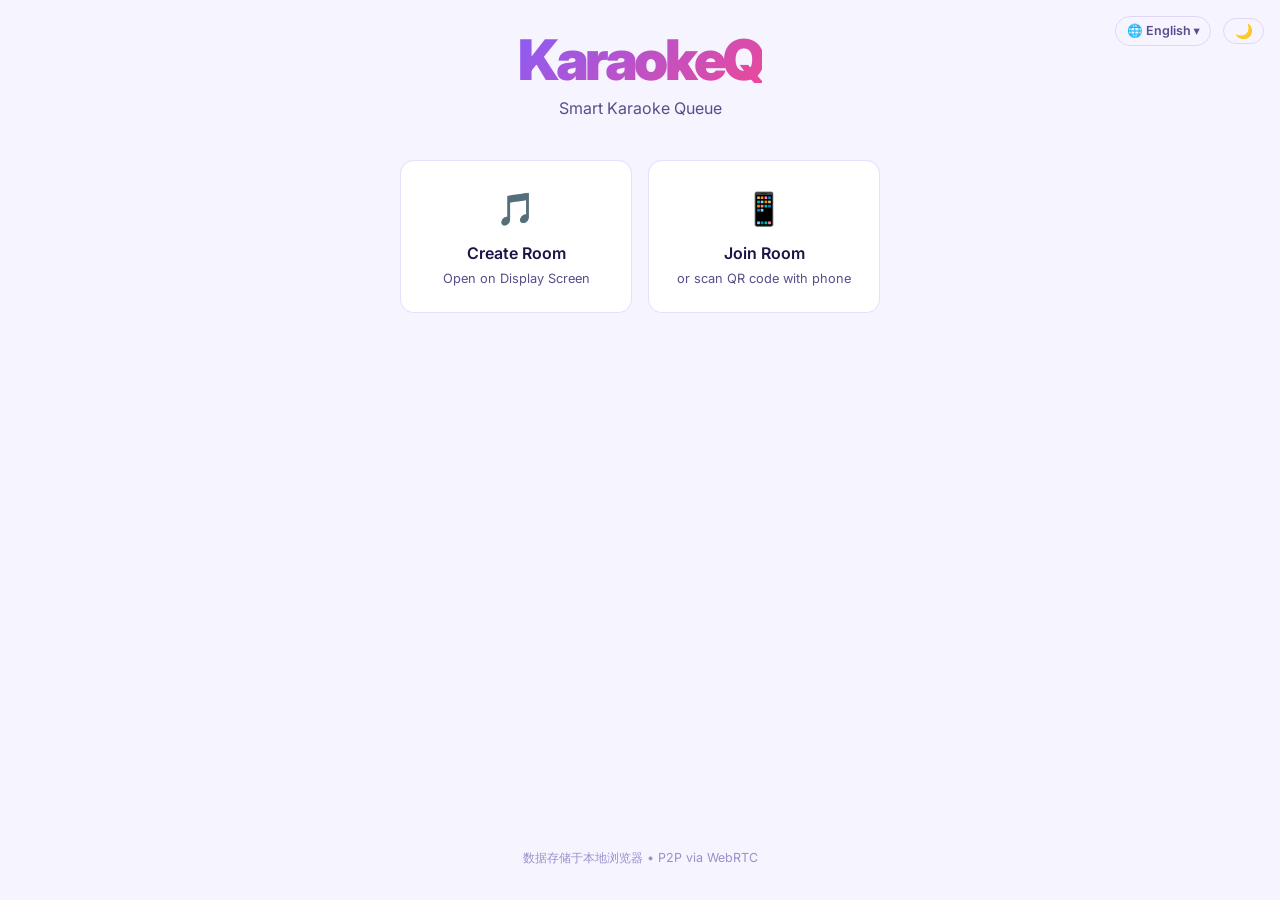
<file: index.html>
<!DOCTYPE html>
<html lang="zh-CN">
<head>
  <meta charset="UTF-8">
  <!-- Apply saved theme before CSS renders to avoid flash -->
  <script>(function(){var t=localStorage.getItem('kq_theme');if(t==='light'||t==='dark')document.documentElement.setAttribute('data-theme',t);})();</script>
  <meta name="viewport" content="width=device-width, initial-scale=1.0">
  <meta name="description" content="KaraokeQ — 智能卡拉OK点歌系统">
  <meta name="theme-color" content="#8B5CF6">
  <meta name="color-scheme" content="dark light">
  <title>KaraokeQ</title>
  <link rel="stylesheet" href="./css/style.css">
  <link rel="preconnect" href="https://fonts.googleapis.com">
  <link rel="preconnect" href="https://fonts.gstatic.com" crossorigin>
  <link href="https://fonts.googleapis.com/css2?family=Inter:wght@400;500;600;700;900&display=swap" rel="stylesheet">
</head>
<body class="landing-page">

  <header style="position:absolute;top:1rem;right:1rem;display:flex;align-items:center;gap:.75rem;">
    <div class="lang-switcher" id="lang-switcher" role="group" aria-label="Language"></div>
    <button class="btn-theme" id="btn-theme" onclick="handleThemeToggle()" title="切换主题"></button>
  </header>

  <!-- Logo -->
  <div class="landing-logo gradient-text" data-i18n="app.name">KaraokeQ</div>
  <p class="landing-tagline" data-i18n="app.tagline">Smart Karaoke Queue</p>

  <!-- Action cards -->
  <div class="landing-actions" id="landing-actions">
    <button class="action-card" id="btn-create" onclick="createRoom()">
      <span class="action-card__icon">🎵</span>
      <span class="action-card__label" data-i18n="landing.createRoom">Create Room</span>
      <span class="action-card__desc" data-i18n="landing.openDisplay">Open on Display Screen</span>
    </button>
    <button class="action-card" id="btn-join-show" onclick="showJoinForm()">
      <span class="action-card__icon">📱</span>
      <span class="action-card__label" data-i18n="landing.joinRoom">Join Room</span>
      <span class="action-card__desc" data-i18n="landing.orScanQr">or scan QR code</span>
    </button>
  </div>

  <!-- Join form -->
  <div class="join-form" id="join-form">
    <input
      id="room-code-input"
      class="room-code-input"
      type="text"
      maxlength="6"
      autocomplete="off"
      autocapitalize="characters"
      spellcheck="false"
      data-i18n-placeholder="landing.enterRoomCode"
    >
    <button class="btn btn--primary" onclick="joinRoom()">
      <span data-i18n="landing.join">Join</span>
    </button>
    <button class="btn btn--ghost" onclick="hideJoinForm()">
      <span data-i18n="common.cancel">Cancel</span>
    </button>
  </div>

  <p id="landing-error" hidden style="color:var(--error);font-size:.9rem;margin-top:.75rem;"></p>

  <!-- Recent rooms -->
  <div class="recent-rooms" id="recent-rooms-section" hidden>
    <h3 data-i18n="landing.recentRooms">Recent Rooms</h3>
    <div id="recent-rooms-list"></div>
  </div>

  <!-- Footer -->
  <footer class="landing-footer">
    <span style="color:var(--text3);font-size:.78rem;">
      数据存储于本地浏览器 &bull; P2P via WebRTC
    </span>
  </footer>

  <script src="./js/config.js"></script>
  <script src="./js/utils.js"></script>
  <script src="./js/i18n.js"></script>

  <script>
    (async () => {
      await I18n.init();
      renderLangSwitcher();
      renderRecentRooms();

      // If ?room= in URL, go directly to remote
      const code = Utils.getRoomCodeFromURL();
      if (code) joinWithCode(code);
    })();

    function createRoom() {
      const btn = document.getElementById("btn-create");
      const label = btn.querySelector(".action-card__label");
      label.textContent = I18n.t("landing.creatingRoom");
      btn.disabled = true;

      const code = Utils.generateRoomCode();
      // Save a fresh room marker in localStorage
      try {
        localStorage.setItem("kq_room_" + code, JSON.stringify({
          playlist: [],
          state: { playerState: "idle", volume: APP_SETTINGS.defaultVolume },
          ts: Date.now()
        }));
      } catch {}
      Utils.saveRecentRoom(code, "", "display");
      window.location.href = Utils.buildURL("display.html", code);
    }

    function joinRoom() {
      const input = document.getElementById("room-code-input");
      const code = (input?.value || "").trim().toUpperCase();
      if (code.length < 4) {
        showError(I18n.t("landing.roomNotFound"));
        return;
      }
      Utils.saveRecentRoom(code, "", "remote");
      window.location.href = Utils.buildURL("remote.html", code);
    }

    function joinWithCode(code) {
      window.location.href = Utils.buildURL("remote.html", code);
    }

    // For recent room clicks — navigate based on stored role
    function openRecentRoom(code, role) {
      const page = role === "display" ? "display.html" : "remote.html";
      window.location.href = Utils.buildURL(page, code);
    }

    function showJoinForm() {
      document.getElementById("join-form").classList.add("visible");
      document.getElementById("room-code-input").focus();
      document.getElementById("landing-actions").style.opacity = ".4";
    }

    function hideJoinForm() {
      document.getElementById("join-form").classList.remove("visible");
      document.getElementById("landing-actions").style.opacity = "";
      document.getElementById("landing-error").hidden = true;
    }

    function showError(msg) {
      const el = document.getElementById("landing-error");
      el.textContent = msg;
      el.hidden = false;
    }

    document.addEventListener("DOMContentLoaded", () => {
      document.getElementById("room-code-input")?.addEventListener("keydown", e => {
        if (e.key === "Enter") joinRoom();
      });
      // Close lang dropdown on outside click
      document.addEventListener("click", () => {
        const dd = document.getElementById("lang-dropdown");
        if (dd?.classList.contains("open")) {
          dd.classList.remove("open");
          dd.querySelector(".lang-dropdown-btn")?.setAttribute("aria-expanded", "false");
        }
      });
    });

    function renderRecentRooms() {
      const rooms = Utils.getRecentRooms();
      const section = document.getElementById("recent-rooms-section");
      const list = document.getElementById("recent-rooms-list");
      if (!rooms.length) { section.hidden = true; return; }
      section.hidden = false;
      list.innerHTML = rooms.map(r => `
        <div class="recent-room-item" onclick="openRecentRoom('${r.code}', '${r.role || 'remote'}')" tabindex="0" role="button">
          <span class="recent-room-code">${r.code}</span>
          <span class="badge ${r.role === 'display' ? 'badge--display' : 'badge--iframe'}" style="font-size:.65rem;padding:.1rem .35rem;">${r.role === 'display' ? '🖥 主控' : '📱 遥控'}</span>
          <small>${new Date(r.ts).toLocaleDateString()}</small>
        </div>
      `).join("");
    }

    function renderLangSwitcher() {
      const container = document.getElementById("lang-switcher");
      if (!container) return;
      const langs = I18n.availableLanguages();
      const current = I18n.currentLang();
      const label = langs[current] || current;
      container.innerHTML = `
        <div class="lang-dropdown" id="lang-dropdown">
          <button class="lang-dropdown-btn" onclick="toggleLangDropdown(event)"
            aria-haspopup="true" aria-expanded="false">🌐 ${label} ▾</button>
          <ul class="lang-dropdown-menu">
            ${Object.entries(langs).map(([code, name]) =>
              `<li><button aria-current="${current === code}" onclick="switchLang('${code}')">${name}</button></li>`
            ).join("")}
          </ul>
        </div>`;
    }

    function toggleLangDropdown(e) {
      e.stopPropagation();
      const dd = document.getElementById("lang-dropdown");
      const open = dd?.classList.toggle("open");
      dd?.querySelector(".lang-dropdown-btn")?.setAttribute("aria-expanded", open);
    }

    async function switchLang(lang) {
      await I18n.load(lang);
      document.getElementById("lang-dropdown")?.classList.remove("open");
      renderLangSwitcher();
    }

    function updateThemeBtn() {
      const btn = document.getElementById("btn-theme");
      if (!btn) return;
      const dark = Utils.getEffectiveTheme() === "dark";
      btn.textContent = dark ? "☀️" : "🌙";
      btn.title = dark ? "切换到浅色模式" : "切换到深色模式";
    }

    function handleThemeToggle() {
      Utils.toggleTheme();
      updateThemeBtn();
    }

    document.addEventListener("DOMContentLoaded", () => {
      Utils.initTheme();
      updateThemeBtn();
      window.matchMedia("(prefers-color-scheme: dark)").addEventListener("change", () => {
        if (!localStorage.getItem("kq_theme")) updateThemeBtn();
      });
    });
  </script>
</body>
</html>
</file>
<file: css/style.css>
/* ── Reset & Custom Properties ────────────────────────────────────────────── */
*, *::before, *::after { box-sizing: border-box; margin: 0; padding: 0; }

:root {
  --bg:          #0D0D1A;
  --bg2:         #13132A;
  --bg3:         #1C1C3A;
  --card:        #1A1A32;
  --card2:       #22224A;
  --border:      rgba(140, 100, 255, 0.18);
  --accent:      #8B5CF6;
  --accent2:     #EC4899;
  --accent3:     #06B6D4;
  --grad:        linear-gradient(135deg, #8B5CF6, #EC4899);
  --grad2:       linear-gradient(135deg, #8B5CF6 0%, #06B6D4 100%);
  --text:        #F0EEFF;
  --text2:       #9B8FCC;
  --text3:       #5C5488;
  --success:     #10B981;
  --warn:        #F59E0B;
  --error:       #EF4444;
  --radius:      14px;
  --radius-sm:   8px;
  --radius-lg:   20px;
  --shadow:      0 4px 32px rgba(0,0,0,0.55);
  --shadow-sm:   0 2px 12px rgba(0,0,0,0.35);
  --transition:  .2s cubic-bezier(.4,0,.2,1);
  --font:        'Inter', 'Segoe UI', system-ui, -apple-system, sans-serif;
  --font-mono:   'JetBrains Mono', 'Fira Code', monospace;

  /* Component-level tokens (overridden in light mode) */
  --range-track:    rgba(255,255,255,.15);
  --range-thumb:    #fff;
  --queue-divider:  rgba(255,255,255,.04);
  --modal-backdrop: rgba(0,0,0,.60);

  color-scheme: dark;
}

/* ── Light theme ──────────────────────────────────────────────────────────── */
/* Applied when OS prefers light AND no manual override, OR manual = light    */
@media (prefers-color-scheme: light) {
  :root:not([data-theme="dark"]) {
    --bg:        #F6F4FF;
    --bg2:       #EDE9FF;
    --bg3:       #DDD6FE;
    --card:      #FFFFFF;
    --card2:     #F3F0FF;
    --border:    rgba(109,40,217,.15);
    --text:      #1E1347;
    --text2:     #5B4C8A;
    --text3:     #9B8FCC;
    --shadow:    0 4px 32px rgba(60,20,180,.10);
    --shadow-sm: 0 2px 12px rgba(60,20,180,.07);

    --range-track:    rgba(0,0,0,.12);
    --range-thumb:    var(--accent);
    --queue-divider:  rgba(0,0,0,.06);
    --modal-backdrop: rgba(50,20,150,.35);

    color-scheme: light;
  }
}

[data-theme="light"] {
  --bg:        #F6F4FF;
  --bg2:       #EDE9FF;
  --bg3:       #DDD6FE;
  --card:      #FFFFFF;
  --card2:     #F3F0FF;
  --border:    rgba(109,40,217,.15);
  --text:      #1E1347;
  --text2:     #5B4C8A;
  --text3:     #9B8FCC;
  --shadow:    0 4px 32px rgba(60,20,180,.10);
  --shadow-sm: 0 2px 12px rgba(60,20,180,.07);

  --range-track:    rgba(0,0,0,.12);
  --range-thumb:    var(--accent);
  --queue-divider:  rgba(0,0,0,.06);
  --modal-backdrop: rgba(50,20,150,.35);

  color-scheme: light;
}

html { height: 100%; font-size: 16px; }

body {
  min-height: 100%;
  background: var(--bg);
  color: var(--text);
  font-family: var(--font);
  line-height: 1.5;
  -webkit-font-smoothing: antialiased;
}

a { color: var(--accent); text-decoration: none; }
a:hover { text-decoration: underline; }

button {
  cursor: pointer;
  border: none;
  background: none;
  font: inherit;
  color: inherit;
}

input, textarea, select {
  font: inherit;
  color: inherit;
  background: var(--card2);
  border: 1px solid var(--border);
  border-radius: var(--radius-sm);
  padding: .6rem .9rem;
  outline: none;
  width: 100%;
  transition: border-color var(--transition);
}

input:focus, textarea:focus {
  border-color: var(--accent);
  box-shadow: 0 0 0 3px rgba(139,92,246,.2);
}

::placeholder { color: var(--text3); }

/* ── Typography ───────────────────────────────────────────────────────────── */
h1 { font-size: 2rem; font-weight: 700; letter-spacing: -.03em; }
h2 { font-size: 1.4rem; font-weight: 600; }
h3 { font-size: 1.1rem; font-weight: 600; }
small { font-size: .8rem; color: var(--text2); }

.gradient-text {
  background: var(--grad);
  -webkit-background-clip: text;
  -webkit-text-fill-color: transparent;
  background-clip: text;
}

/* ── Layout ───────────────────────────────────────────────────────────────── */
.container {
  max-width: 640px;
  margin: 0 auto;
  padding: 1rem 1.25rem;
}

.flex { display: flex; }
.flex-col { flex-direction: column; }
.items-center { align-items: center; }
.justify-center { justify-content: center; }
.justify-between { justify-content: space-between; }
.gap-1 { gap: .5rem; }
.gap-2 { gap: 1rem; }
.gap-3 { gap: 1.5rem; }
.flex-1 { flex: 1; }
.w-full { width: 100%; }
.text-center { text-align: center; }

/* ── Cards ────────────────────────────────────────────────────────────────── */
.card {
  background: var(--card);
  border: 1px solid var(--border);
  border-radius: var(--radius);
  padding: 1.25rem;
  box-shadow: var(--shadow-sm);
}

.card + .card { margin-top: 1rem; }

/* ── Buttons ──────────────────────────────────────────────────────────────── */
.btn {
  display: inline-flex;
  align-items: center;
  justify-content: center;
  gap: .5rem;
  padding: .65rem 1.4rem;
  border-radius: var(--radius-sm);
  font-size: .95rem;
  font-weight: 600;
  transition: all var(--transition);
  white-space: nowrap;
  user-select: none;
}

.btn:active { transform: scale(.97); }

.btn--primary {
  background: var(--grad);
  color: #fff;
  box-shadow: 0 2px 16px rgba(139,92,246,.4);
}
.btn--primary:hover { box-shadow: 0 4px 24px rgba(139,92,246,.6); filter: brightness(1.08); }

.btn--secondary {
  background: var(--card2);
  color: var(--text);
  border: 1px solid var(--border);
}
.btn--secondary:hover { background: var(--bg3); border-color: var(--accent); }

.btn--ghost {
  background: transparent;
  color: var(--text2);
  border: 1px solid var(--border);
}
.btn--ghost:hover { color: var(--text); border-color: var(--text2); }

.btn--danger {
  background: rgba(239,68,68,.15);
  color: var(--error);
  border: 1px solid rgba(239,68,68,.3);
}
.btn--danger:hover { background: rgba(239,68,68,.25); }

.btn--lg { padding: .9rem 2rem; font-size: 1.05rem; border-radius: var(--radius); }
.btn--sm { padding: .35rem .75rem; font-size: .82rem; }
.btn--full { width: 100%; }

.btn:disabled { opacity: .45; cursor: not-allowed; pointer-events: none; }

.btn-icon {
  display: inline-flex;
  align-items: center;
  justify-content: center;
  width: 2rem;
  height: 2rem;
  border-radius: 50%;
  color: var(--text2);
  transition: all var(--transition);
  flex-shrink: 0;
}
.btn-icon:hover { color: var(--error); background: rgba(239,68,68,.1); }

/* ── Badges ───────────────────────────────────────────────────────────────── */
.badge {
  display: inline-flex;
  align-items: center;
  padding: .2rem .55rem;
  border-radius: 99px;
  font-size: .72rem;
  font-weight: 600;
  letter-spacing: .03em;
  text-transform: uppercase;
  white-space: nowrap;
}

.badge--youtube  { background: rgba(255,0,0,.15);    color: #FF4444; border: 1px solid rgba(255,0,0,.3); }
.badge--bilibili  { background: rgba(0,168,255,.15);  color: #00A8FF; border: 1px solid rgba(0,168,255,.3); }
.badge--nicovideo { background: rgba(231,89,42,.15);  color: #E7592A; border: 1px solid rgba(231,89,42,.3); }
.badge--video    { background: rgba(16,185,129,.15); color: var(--success); border: 1px solid rgba(16,185,129,.3); }
.badge--audio    { background: rgba(139,92,246,.15); color: var(--accent); border: 1px solid rgba(139,92,246,.3); }
.badge--iframe   { background: rgba(245,158,11,.15); color: var(--warn); border: 1px solid rgba(245,158,11,.3); }
.badge--demo     { background: rgba(245,158,11,.15); color: var(--warn); border: 1px solid rgba(245,158,11,.3); }
.badge--display  { background: rgba(139,92,246,.15);  color: var(--accent); border: 1px solid rgba(139,92,246,.3); }

/* ── Status indicator ─────────────────────────────────────────────────────── */
.status {
  display: inline-flex;
  align-items: center;
  gap: .4rem;
  font-size: .8rem;
  font-weight: 500;
}

.status::before {
  content: "";
  display: block;
  width: 7px;
  height: 7px;
  border-radius: 50%;
}

.status--connecting::before { background: var(--warn); animation: pulse 1.4s infinite; }
.status--connected::before  { background: var(--success); }
.status--disconnected::before { background: var(--error); }

@keyframes pulse {
  0%, 100% { opacity: 1; }
  50% { opacity: .3; }
}

/* ── Toast notifications ──────────────────────────────────────────────────── */
#toast-container {
  position: fixed;
  bottom: 1.5rem;
  left: 50%;
  transform: translateX(-50%);
  z-index: 9999;
  display: flex;
  flex-direction: column;
  align-items: center;
  gap: .5rem;
  pointer-events: none;
}

.toast {
  background: var(--card2);
  border: 1px solid var(--border);
  color: var(--text);
  padding: .7rem 1.2rem;
  border-radius: 99px;
  font-size: .9rem;
  font-weight: 500;
  box-shadow: var(--shadow);
  opacity: 0;
  transform: translateY(12px) scale(.95);
  transition: all .25s;
  pointer-events: none;
  white-space: nowrap;
}

.toast--show { opacity: 1; transform: translateY(0) scale(1); }
.toast--success { border-color: var(--success); color: var(--success); }
.toast--error   { border-color: var(--error); color: var(--error); }
.toast--info    { border-color: var(--accent3); color: var(--accent3); }

/* ── Language switcher ────────────────────────────────────────────────────── */
.lang-switcher {
  display: flex;
  gap: .35rem;
  flex-wrap: wrap;
}

.lang-btn {
  padding: .3rem .65rem;
  border-radius: 99px;
  font-size: .78rem;
  font-weight: 600;
  border: 1px solid var(--border);
  color: var(--text2);
  transition: all var(--transition);
}

.lang-btn:hover, .lang-btn[aria-current="true"] {
  background: rgba(139,92,246,.15);
  border-color: var(--accent);
  color: var(--accent);
}

.btn-theme {
  padding: .3rem .65rem;
  border-radius: 99px;
  font-size: .9rem;
  border: 1px solid var(--border);
  color: var(--text2);
  transition: all var(--transition);
  line-height: 1;
}
.btn-theme:hover { background: rgba(139,92,246,.15); border-color: var(--accent); }

/* ── Language dropdown ────────────────────────────────────────────────────── */
.lang-dropdown { position: relative; }

.lang-dropdown-btn {
  padding: .3rem .65rem;
  border-radius: 99px;
  font-size: .78rem;
  font-weight: 600;
  border: 1px solid var(--border);
  color: var(--text2);
  transition: all var(--transition);
  display: flex;
  align-items: center;
  gap: .25rem;
  white-space: nowrap;
}

.lang-dropdown-btn:hover,
.lang-dropdown.open .lang-dropdown-btn {
  background: rgba(139,92,246,.15);
  border-color: var(--accent);
  color: var(--accent);
}

.lang-dropdown-menu {
  position: absolute;
  right: 0;
  top: calc(100% + .35rem);
  background: var(--card);
  border: 1px solid var(--border);
  border-radius: var(--radius-sm);
  box-shadow: var(--shadow);
  list-style: none;
  min-width: 130px;
  z-index: 300;
  overflow: hidden;
  opacity: 0;
  transform: translateY(-4px) scale(.97);
  pointer-events: none;
  transition: opacity .15s, transform .15s;
}

.lang-dropdown.open .lang-dropdown-menu {
  opacity: 1;
  transform: translateY(0) scale(1);
  pointer-events: all;
}

.lang-dropdown-menu li { border-top: 1px solid var(--border); }
.lang-dropdown-menu li:first-child { border-top: none; }

.lang-dropdown-menu li button {
  width: 100%;
  text-align: left;
  padding: .55rem .9rem;
  font-size: .84rem;
  color: var(--text2);
  transition: background var(--transition);
}

.lang-dropdown-menu li button:hover,
.lang-dropdown-menu li button[aria-current="true"] {
  background: rgba(139,92,246,.1);
  color: var(--accent);
}

/* ══════════════════════════════════════════════════════════════════════════
   LANDING PAGE
══════════════════════════════════════════════════════════════════════════ */
.landing-page {
  min-height: 100dvh;
  display: flex;
  flex-direction: column;
  align-items: center;
  justify-content: center;
  padding: 2rem 1rem;
}

.landing-logo {
  font-size: 3.5rem;
  font-weight: 900;
  letter-spacing: -.06em;
  line-height: 1;
  margin-bottom: .5rem;
}

.landing-tagline {
  color: var(--text2);
  font-size: 1rem;
  margin-bottom: 2.5rem;
  text-align: center;
}

.landing-actions {
  display: grid;
  grid-template-columns: 1fr 1fr;
  gap: 1rem;
  width: 100%;
  max-width: 480px;
  margin-bottom: 1.5rem;
}

.action-card {
  background: var(--card);
  border: 1px solid var(--border);
  border-radius: var(--radius);
  padding: 1.5rem 1rem;
  text-align: center;
  cursor: pointer;
  transition: all var(--transition);
}

.action-card:hover {
  border-color: var(--accent);
  transform: translateY(-2px);
  box-shadow: 0 8px 32px rgba(139,92,246,.2);
}

.action-card__icon {
  font-size: 2rem;
  margin-bottom: .5rem;
  display: block;
}

.action-card__label {
  font-weight: 600;
  font-size: 1rem;
  display: block;
}

.action-card__desc {
  font-size: .8rem;
  color: var(--text2);
  margin-top: .25rem;
  display: block;
}

.join-form {
  width: 100%;
  max-width: 480px;
  display: none;
}

.join-form.visible { display: flex; gap: .5rem; }

.room-code-input {
  flex: 1;
  text-transform: uppercase;
  letter-spacing: .15em;
  font-weight: 700;
  font-size: 1.1rem;
  text-align: center;
}

.recent-rooms {
  width: 100%;
  max-width: 480px;
  margin-top: 1.5rem;
}

.recent-rooms h3 {
  font-size: .85rem;
  color: var(--text2);
  text-transform: uppercase;
  letter-spacing: .06em;
  margin-bottom: .75rem;
}

.recent-room-item {
  display: flex;
  align-items: center;
  justify-content: space-between;
  padding: .65rem .9rem;
  background: var(--card);
  border: 1px solid var(--border);
  border-radius: var(--radius-sm);
  margin-bottom: .4rem;
  cursor: pointer;
  transition: all var(--transition);
}

.recent-room-item:hover {
  border-color: var(--accent);
  background: var(--card2);
}

.recent-room-code {
  font-family: var(--font-mono);
  font-weight: 700;
  letter-spacing: .1em;
  color: var(--accent);
}

.landing-footer {
  margin-top: auto;
  padding-top: 2rem;
  display: flex;
  align-items: center;
  gap: 1.5rem;
  flex-wrap: wrap;
  justify-content: center;
}

/* ══════════════════════════════════════════════════════════════════════════
   DISPLAY / PLAYER PAGE
══════════════════════════════════════════════════════════════════════════ */
.display-page {
  position: fixed;
  inset: 0;
  background: #000;
  overflow: hidden;
}

/* ── Idle screen ─────────────────────────────────────────────────────────── */
#screen-idle {
  position: absolute;
  inset: 0;
  display: flex;
  flex-direction: column;
  align-items: center;
  justify-content: center;
  gap: 2rem;
  background: radial-gradient(ellipse at center, #1C0A3A 0%, #000 70%);
}

.idle-logo {
  font-size: 5rem;
  font-weight: 900;
  letter-spacing: -.06em;
}

.idle-room {
  text-align: center;
}

.idle-room-label {
  font-size: .85rem;
  text-transform: uppercase;
  letter-spacing: .12em;
  color: var(--text3);
  margin-bottom: .35rem;
}

.idle-room-code {
  font-family: var(--font-mono);
  font-size: 3rem;
  font-weight: 700;
  letter-spacing: .2em;
  background: var(--grad);
  -webkit-background-clip: text;
  -webkit-text-fill-color: transparent;
  background-clip: text;
}

.idle-qr-section {
  display: flex;
  flex-direction: column;
  align-items: center;
  gap: .75rem;
  background: #fff;
  padding: 1rem;
  border-radius: var(--radius);
}

#qr-code img, #qr-code canvas { display: block; border-radius: 4px; }

.idle-qr-label {
  font-size: .8rem;
  color: #333;
  font-weight: 600;
  text-align: center;
  max-width: 200px;
}

.idle-url {
  font-size: .78rem;
  color: var(--text3);
  word-break: break-all;
  text-align: center;
  max-width: 420px;
}

.idle-waiting {
  color: var(--text2);
  font-size: 1.1rem;
  animation: breathe 3s ease-in-out infinite;
}

.idle-fullscreen-hint {
  position: absolute;
  bottom: 1.5rem;
  font-size: .8rem;
  color: var(--text3);
  letter-spacing: .05em;
}

@keyframes breathe {
  0%, 100% { opacity: .5; }
  50% { opacity: 1; }
}

/* ── Player screen ───────────────────────────────────────────────────────── */
#screen-player {
  position: absolute;
  inset: 0;
}

.sub-player {
  position: absolute;
  inset: 0;
  width: 100%;
  height: 100%;
}

#yt-container {
  position: absolute;
  inset: 0;
  background: #000;
}

#yt-container iframe,
#yt-player {
  position: absolute;
  inset: 0;
  width: 100% !important;
  height: 100% !important;
}

#player-video,
#player-audio {
  position: absolute;
  inset: 0;
  width: 100%;
  height: 100%;
  background: #000;
  object-fit: contain;
}

#player-iframe {
  position: absolute;
  inset: 0;
  width: 100%;
  height: 100%;
  border: none;
  background: #000;
}

/* ── Floating control button ─────────────────────────────────────────────── */
#fab-ctrl {
  position: absolute;
  bottom: 1.5rem;
  right: 1.5rem;
  width: 3rem;
  height: 3rem;
  border-radius: 50%;
  background: rgba(139,92,246,.82);
  backdrop-filter: blur(12px);
  -webkit-backdrop-filter: blur(12px);
  border: 1px solid rgba(255,255,255,.22);
  color: #fff;
  font-size: .95rem;
  font-weight: 700;
  font-family: var(--font-mono);
  display: flex;
  align-items: center;
  justify-content: center;
  z-index: 20;
  cursor: grab;
  user-select: none;
  touch-action: none;
  transition: opacity .4s, transform .2s, background .2s;
  box-shadow: 0 4px 20px rgba(0,0,0,.5), 0 0 0 1px rgba(139,92,246,.45);
}

#fab-ctrl.fab--hidden {
  opacity: 0;
  pointer-events: none;
  transform: scale(0.8);
}

#fab-ctrl[aria-expanded="true"] {
  background: var(--grad);
  font-size: 1.2rem;
}

/* ── Control panel ───────────────────────────────────────────────────────── */
#ctrl-panel {
  position: absolute;
  bottom: 5.5rem;
  right: 1.5rem;
  width: 270px;
  background: rgba(13,13,26,.93);
  backdrop-filter: blur(20px);
  -webkit-backdrop-filter: blur(20px);
  border: 1px solid var(--border);
  border-radius: var(--radius);
  box-shadow: 0 8px 40px rgba(0,0,0,.65);
  z-index: 20;
  overflow: hidden;
  /* Closed state */
  visibility: hidden;
  opacity: 0;
  transform: scale(0.88) translateY(10px);
  transform-origin: bottom right;
  transition: opacity .22s, transform .22s, visibility 0s .22s;
  pointer-events: none;
}

#ctrl-panel.panel--open {
  visibility: visible;
  opacity: 1;
  transform: scale(1) translateY(0);
  transition: opacity .22s, transform .22s;
  pointer-events: all;
}

.ctrl-row {
  padding: .7rem .9rem;
  border-bottom: 1px solid rgba(255,255,255,.06);
}

.ctrl-row:last-child { border-bottom: none; }

/* Header row */
.ctrl-header {
  display: flex;
  align-items: center;
  gap: .4rem;
  flex-wrap: wrap;
}

.overlay-room-badge {
  display: flex;
  align-items: center;
  gap: .4rem;
  background: rgba(255,255,255,.07);
  border: 1px solid rgba(255,255,255,.1);
  border-radius: 99px;
  padding: .25rem .65rem;
  font-size: .8rem;
}

.overlay-room-badge .room-label { color: var(--text2); }
.overlay-room-badge .room-val {
  font-family: var(--font-mono);
  font-weight: 700;
  letter-spacing: .08em;
  color: var(--accent);
}

.ctrl-btn {
  background: rgba(255,255,255,.1);
  border: 1px solid rgba(255,255,255,.12);
  border-radius: var(--radius-sm);
  color: #fff;
  padding: .28rem .6rem;
  font-size: .8rem;
  font-weight: 600;
  cursor: pointer;
  transition: background .15s;
  display: flex;
  align-items: center;
  gap: .25rem;
  white-space: nowrap;
}

.ctrl-btn:hover { background: rgba(139,92,246,.38); border-color: var(--accent); }

.ctrl-count-badge {
  background: var(--accent);
  color: #fff;
  border-radius: 99px;
  font-size: .68rem;
  font-weight: 700;
  padding: .05rem .38rem;
  line-height: 1.4;
}

/* Now playing row */
.ctrl-nowplaying { display: flex; flex-direction: column; gap: .1rem; }

.ctrl-np-label {
  font-size: .68rem;
  text-transform: uppercase;
  letter-spacing: .1em;
  color: var(--text2);
  margin-bottom: .15rem;
}

#now-playing-title {
  font-size: .98rem;
  font-weight: 600;
  line-height: 1.3;
  overflow: hidden;
  display: -webkit-box;
  -webkit-line-clamp: 2;
  -webkit-box-orient: vertical;
}

#now-playing-by {
  font-size: .76rem;
  color: var(--text2);
  margin-top: .05rem;
}

/* Up next row */
.ctrl-upnext { display: flex; flex-direction: column; gap: .1rem; }

.ctrl-un-label {
  font-size: .68rem;
  text-transform: uppercase;
  letter-spacing: .1em;
  color: var(--text3);
  margin-bottom: .1rem;
}

#up-next-title {
  font-size: .85rem;
  color: var(--text2);
  overflow: hidden;
  text-overflow: ellipsis;
  white-space: nowrap;
}

/* ── Queue panel (display) ───────────────────────────────────────────────── */
#queue-panel {
  position: absolute;
  top: 0;
  right: 0;
  bottom: 0;
  width: 340px;
  background: rgba(13,13,26,.9);
  backdrop-filter: blur(20px);
  border-left: 1px solid var(--border);
  display: flex;
  flex-direction: column;
  overflow: hidden;
  z-index: 10;
}

.queue-panel-header {
  padding: 1rem 1.25rem;
  border-bottom: 1px solid var(--border);
  display: flex;
  align-items: center;
  justify-content: space-between;
}

.queue-panel-header h3 {
  display: flex;
  align-items: center;
  gap: .5rem;
}

.queue-count-badge {
  background: var(--card2);
  border: 1px solid var(--border);
  border-radius: 99px;
  font-size: .75rem;
  padding: .15rem .55rem;
  color: var(--text2);
  font-family: var(--font-mono);
}

.queue-list {
  list-style: none;
  overflow-y: auto;
  flex: 1;
  padding: .5rem 0;
}

.queue-item {
  display: flex;
  align-items: center;
  gap: .6rem;
  padding: .65rem 1.25rem;
  border-bottom: 1px solid var(--queue-divider);
  transition: background var(--transition);
}

.queue-item--current {
  background: rgba(139,92,246,.1);
  border-left: 3px solid var(--accent);
}

.queue-num {
  font-family: var(--font-mono);
  font-size: .78rem;
  color: var(--text3);
  flex-shrink: 0;
  width: 1.5rem;
  text-align: center;
}

.queue-item--current .queue-num { color: var(--accent); }

.queue-title {
  flex: 1;
  font-size: .9rem;
  overflow: hidden;
  text-overflow: ellipsis;
  white-space: nowrap;
}

.queue-by {
  font-size: .72rem;
  color: var(--text3);
  flex-shrink: 0;
}

/* ── QR panel (display) ──────────────────────────────────────────────────── */
#qr-panel {
  position: absolute;
  top: 50%;
  left: 50%;
  transform: translate(-50%, -50%);
  background: rgba(13,13,26,.95);
  backdrop-filter: blur(20px);
  border: 1px solid var(--border);
  border-radius: var(--radius-lg);
  padding: 2rem;
  z-index: 20;
  display: flex;
  flex-direction: column;
  align-items: center;
  gap: 1rem;
  text-align: center;
  min-width: 280px;
}

/* ── Mode indicator ──────────────────────────────────────────────────────── */
#mode-indicator {
  position: absolute;
  top: 1rem;
  left: 50%;
  transform: translateX(-50%);
  font-size: .72rem;
  color: var(--text3);
  background: rgba(0,0,0,.4);
  padding: .2rem .55rem;
  border-radius: 99px;
}

/* ══════════════════════════════════════════════════════════════════════════
   REMOTE PAGE
══════════════════════════════════════════════════════════════════════════ */
.remote-page {
  height: 100dvh;
  display: flex;
  flex-direction: column;
  overflow: hidden;
  background: var(--bg);
}

/* ── Header ──────────────────────────────────────────────────────────────── */
.remote-header {
  background: var(--card);
  border-bottom: 1px solid var(--border);
  padding: .85rem 1rem;
  display: flex;
  align-items: center;
  justify-content: space-between;
  flex-shrink: 0;
  z-index: 50;
}

.remote-header-left {
  display: flex;
  flex-direction: column;
  gap: .1rem;
}

.remote-app-name {
  font-size: 1.1rem;
  font-weight: 700;
  background: var(--grad);
  -webkit-background-clip: text;
  -webkit-text-fill-color: transparent;
  background-clip: text;
}

.remote-room-info {
  font-size: .8rem;
  color: var(--text2);
}

.remote-room-code {
  font-family: var(--font-mono);
  font-weight: 700;
  color: var(--accent);
  letter-spacing: .08em;
}

.remote-header-right {
  display: flex;
  align-items: center;
  gap: .75rem;
}

/* ── Now Playing banner ──────────────────────────────────────────────────── */
#now-playing-section {
  background: linear-gradient(135deg, rgba(139,92,246,.15), rgba(236,72,153,.1));
  border-bottom: 1px solid var(--border);
  padding: .85rem 1rem;
}

.np-label {
  font-size: .72rem;
  text-transform: uppercase;
  letter-spacing: .1em;
  color: var(--accent2);
  margin-bottom: .2rem;
}

.np-row {
  display: flex;
  align-items: center;
  gap: .6rem;
}

.np-pulse {
  width: 8px;
  height: 8px;
  border-radius: 50%;
  background: var(--accent2);
  flex-shrink: 0;
  animation: pulse 1.2s ease-in-out infinite;
}

#now-playing-title {
  font-weight: 600;
  font-size: 1rem;
  flex: 1;
  overflow: hidden;
  text-overflow: ellipsis;
  white-space: nowrap;
}

#now-playing-type { flex-shrink: 0; }

/* ── Controls section ────────────────────────────────────────────────────── */
.controls-section {
  padding: 1rem;
  border-bottom: 1px solid var(--border);
}

.transport {
  display: flex;
  align-items: center;
  gap: .75rem;
  margin-bottom: 1rem;
}

#btn-play-pause {
  width: 3.2rem;
  height: 3.2rem;
  border-radius: 50%;
  background: var(--grad);
  color: #fff;
  font-size: 1.3rem;
  display: flex;
  align-items: center;
  justify-content: center;
  box-shadow: 0 2px 16px rgba(139,92,246,.4);
  transition: all var(--transition);
  border: none;
  cursor: pointer;
}

#btn-play-pause:active { transform: scale(.93); }

#btn-next {
  padding: .5rem 1rem;
  background: var(--card2);
  border: 1px solid var(--border);
  border-radius: var(--radius-sm);
  color: var(--text);
  font-size: .9rem;
  font-weight: 600;
  display: flex;
  align-items: center;
  gap: .4rem;
  cursor: pointer;
  transition: all var(--transition);
}

#btn-next:hover { border-color: var(--accent); color: var(--accent); }

.volume-row {
  display: flex;
  align-items: center;
  gap: .75rem;
}

.volume-label {
  font-size: .82rem;
  color: var(--text2);
  flex-shrink: 0;
  width: 4rem;
}

#volume-value {
  font-family: var(--font-mono);
  font-size: .82rem;
  color: var(--text2);
  flex-shrink: 0;
  width: 3rem;
  text-align: right;
}

/* ── Pin-to-top button inside queue items ────────────────────────────────── */
.btn-pintop:hover { color: var(--accent); background: rgba(139,92,246,.1); }

/* ── Queue section ───────────────────────────────────────────────────────── */
.queue-section {
  flex: 1;
  display: flex;
  flex-direction: column;
  overflow: hidden;
}

.queue-header {
  padding: .85rem 1rem;
  display: flex;
  align-items: center;
  justify-content: space-between;
  border-bottom: 1px solid var(--border);
}

.queue-header h2 {
  font-size: 1rem;
  display: flex;
  align-items: center;
  gap: .5rem;
}

#queue-list {
  list-style: none;
  overflow-y: auto;
  flex: 1;
  padding: .25rem 0;
  -webkit-overflow-scrolling: touch;
}

/* ── Remote page — song card (each queue entry is a self-contained card) ─── */
.song-card {
  display: flex;
  align-items: center;
  gap: .6rem;
  padding: .7rem 1rem;
  border-bottom: 1px solid var(--border);
  background: transparent;
  transition: background var(--transition);
}

.song-card:hover { background: var(--card2); }

.song-drag {
  flex-shrink: 0;
  color: var(--text3);
  cursor: grab;
  font-size: 1.1rem;
  user-select: none;
  touch-action: none;
  padding: .2rem .3rem;
  line-height: 1;
}

.song-drag:active { cursor: grabbing; }

.song-body {
  flex: 1;
  min-width: 0;
  display: flex;
  flex-direction: column;
  gap: .2rem;
}

.song-title {
  color: var(--text);
  font-size: .92rem;
  font-weight: 500;
  white-space: nowrap;
  overflow: hidden;
  text-overflow: ellipsis;
}

.song-meta {
  display: flex;
  align-items: center;
  gap: .4rem;
  font-size: .75rem;
  color: var(--text3);
  min-width: 0;
}

.song-num {
  font-family: var(--font-mono);
  flex-shrink: 0;
}

.song-by { flex-shrink: 0; }

.song-actions {
  flex-shrink: 0;
  display: flex;
  align-items: center;
  gap: .15rem;
}

#queue-empty {
  padding: 3rem 1rem;
  text-align: center;
  color: var(--text2);
  font-size: .95rem;
}

/* Sortable ghost */
.sortable-ghost { opacity: .3; background: rgba(139,92,246,.15); }
.sortable-chosen { background: rgba(139,92,246,.08); }

/* ── Add song panel / FAB ─────────────────────────────────────────────────── */
#fab-add {
  position: fixed;
  bottom: calc(1.5rem + env(safe-area-inset-bottom, 0px));
  right: 1.5rem;
  width: 3.5rem;
  height: 3.5rem;
  border-radius: 50%;
  background: var(--grad);
  color: #fff;
  font-size: 1.6rem;
  display: flex;
  align-items: center;
  justify-content: center;
  box-shadow: 0 4px 24px rgba(139,92,246,.55);
  z-index: 100;
  transition: all var(--transition);
  border: none;
  cursor: pointer;
  line-height: 1;
}

#fab-add:hover { transform: scale(1.08); box-shadow: 0 6px 32px rgba(139,92,246,.7); }
#fab-add:active { transform: scale(.94); }
#fab-add[aria-expanded="true"] { transform: rotate(45deg); }

#add-song-panel {
  position: fixed;
  inset: 0;
  background: var(--modal-backdrop);
  backdrop-filter: blur(4px);
  z-index: 90;
  display: flex;
  align-items: flex-end;
  padding: 0;
}

.add-song-sheet {
  background: var(--bg2);
  border-top: 1px solid var(--border);
  border-radius: var(--radius-lg) var(--radius-lg) 0 0;
  padding: 1.5rem 1.25rem;
  width: 100%;
  max-height: 85dvh;
  overflow-y: auto;
  transform: translateY(100%);
  transition: transform .3s cubic-bezier(.4,0,.2,1);
}

#add-song-panel.panel--open .add-song-sheet {
  transform: translateY(0);
}

.sheet-handle {
  width: 40px;
  height: 4px;
  background: var(--border);
  border-radius: 2px;
  margin: 0 auto 1.25rem;
}

.sheet-title {
  font-size: 1.15rem;
  font-weight: 700;
  margin-bottom: 1.25rem;
  display: flex;
  align-items: center;
  justify-content: space-between;
}

.add-form-field {
  margin-bottom: 1rem;
}

.add-form-label {
  display: flex;
  align-items: center;
  justify-content: space-between;
  font-size: .82rem;
  color: var(--text2);
  margin-bottom: .4rem;
  font-weight: 500;
}

/* #url-type-badge visibility is controlled via the hidden attribute in JS */

#add-error {
  background: rgba(239,68,68,.1);
  border: 1px solid rgba(239,68,68,.3);
  color: var(--error);
  border-radius: var(--radius-sm);
  padding: .6rem .9rem;
  font-size: .85rem;
  margin-bottom: 1rem;
  display: none;
}

.name-hint {
  font-size: .78rem;
  color: var(--text3);
  margin-top: .35rem;
}

/* ── Settings ─────────────────────────────────────────────────────────────── */
.settings-section {
  padding: 1rem;
  border-top: 1px solid var(--border);
}

.settings-row {
  display: flex;
  align-items: center;
  justify-content: space-between;
  margin-bottom: .75rem;
}

.settings-label {
  font-size: .85rem;
  color: var(--text2);
}

.device-name-input {
  width: auto;
  max-width: 160px;
  font-size: .85rem;
  padding: .35rem .65rem;
}

/* ── Scrollbar ────────────────────────────────────────────────────────────── */
::-webkit-scrollbar { width: 4px; }
::-webkit-scrollbar-track { background: transparent; }
::-webkit-scrollbar-thumb { background: var(--bg3); border-radius: 2px; }
::-webkit-scrollbar-thumb:hover { background: var(--text3); }

/* ── "now-playing-empty" ─────────────────────────────────────────────────── */
#now-playing-empty {
  padding: .65rem 1rem;
  font-size: .88rem;
  color: var(--text3);
  border-bottom: 1px solid var(--border);
}

/* ── Volume value label ──────────────────────────────────────────────────── */
#volume-value {
  font-family: var(--font-mono);
  font-size: .82rem;
  color: var(--text2);
  width: 3rem;
  text-align: right;
  flex-shrink: 0;
}

/* ── FAB (add-song) hidden: replaced by inline button ───────────────────── */
#fab-add { display: none; }

/* ══════════════════════════════════════════════════════════════════════════
   Remote page — main layout
   .remote-main is a flex column on mobile and a 2-col grid on wide screens.
══════════════════════════════════════════════════════════════════════════ */

/* Main area fills remaining height below header */
.remote-main {
  flex: 1;
  min-height: 0;
  display: flex;
  flex-direction: column;
  overflow: hidden;
}

/* Controls column: NP banner + transport + volume. Does not scroll. */
.remote-controls-col {
  flex-shrink: 0;
}

/* Queue: fills ALL remaining height; list scrolls inside */
.queue-section {
  flex: 1;
  min-height: 0;
  display: flex;
  flex-direction: column;
  overflow: hidden;
  border-top: 1px solid var(--border);
}

#queue-list {
  flex: 1;
  min-height: 0;
}

/* Bottom bar: Add Song button + name input, always at the bottom */
.remote-bottom-bar {
  flex-shrink: 0;
  display: flex;
  flex-direction: column;
  gap: 0;
  border-top: 1px solid var(--border);
  padding: .75rem 1rem;
  padding-bottom: calc(.75rem + env(safe-area-inset-bottom, 0px));
}

/* Settings inside bottom bar: remove redundant border/padding */
.remote-bottom-bar .settings-section {
  padding: .5rem 0 0;
  border-top: none;
}

/* Add Song button always visible, full width */
#btn-add-wide { display: flex; }

/* ══════════════════════════════════════════════════════════════════════════
   Responsive
══════════════════════════════════════════════════════════════════════════ */

/* ── Small phones ────────────────────────────────────────────────────────── */
@media (max-width: 480px) {
  .landing-actions { grid-template-columns: 1fr; }
  .idle-room-code { font-size: 2.2rem; }
  .idle-logo { font-size: 3rem; }
  #now-playing-title { font-size: .9rem; }
  #queue-panel { width: 100%; }
}

/* ── Narrow phones: compact remote header ────────────────────────────────── */
@media (max-width: 599px) {
  .remote-header-right { gap: .4rem; }
  #connection-status { font-size: 0; gap: 0; }
  .remote-header .lang-label { display: none; }
}

/* ── Wide layout: 2-col grid ─────────────────────────────────────────────── */
/*    Triggers when:                                                          */
/*      • Phone in landscape (≥600 px wide AND landscape orientation)        */
/*      • Tablet / foldable / desktop (≥768 px, any orientation)             */
/*    Portrait phones are always ≤600 px wide AND portrait, so never match.  */
@media (min-width: 600px) and (orientation: landscape),
       (min-width: 768px) {
  .remote-main {
    display: grid;
    grid-template-columns: 280px 1fr;
    grid-template-rows: 1fr auto;
    min-height: 0;
    overflow: hidden;
  }

  /* Controls in left col, top row — scrolls if content is tall */
  .remote-controls-col {
    grid-column: 1;
    grid-row: 1;
    overflow-y: auto;
    overflow-x: hidden;
    border-right: 1px solid var(--border);
    display: flex;
    flex-direction: column;
  }

  /* Queue fills the entire right column (both rows) */
  .queue-section {
    grid-column: 2;
    grid-row: 1 / 3;
    border-top: none;
    min-height: 0;
  }

  /* Bottom bar: left col, bottom row */
  .remote-bottom-bar {
    grid-column: 1;
    grid-row: 2;
    border-right: 1px solid var(--border);
  }

  /* Add-song sheet: centered modal on wide screens */
  .add-song-sheet {
    max-width: 520px;
    margin: 0 auto;
    border-radius: var(--radius-lg);
  }
  #add-song-panel { align-items: center; }
}

/* ── Compact landscape: phone rotated, short height ─────────────────────── */
@media (min-width: 600px) and (max-height: 520px) {
  .remote-header { padding: .45rem 1rem; }
  .remote-app-name { font-size: .95rem; }
  .remote-room-info { font-size: .72rem; }
  #now-playing-section { padding: .5rem 1rem; }
  #now-playing-empty { padding: .4rem 1rem; }
  .np-label { font-size: .65rem; margin-bottom: .1rem; }
  .controls-section { padding: .6rem 1rem; }
  .transport { margin-bottom: .5rem; gap: .5rem; }
  #btn-play-pause { width: 2.6rem; height: 2.6rem; font-size: 1.1rem; }
  .volume-row { gap: .5rem; }
  .volume-label { font-size: .75rem; }
  .remote-bottom-bar { padding: .5rem 1rem; }
  #btn-add-wide { padding: .5rem 1rem; font-size: .88rem; }
}

/* ── Tablets and desktop ─────────────────────────────────────────────────── */
@media (min-width: 900px) {
  .remote-page {
    max-width: 1280px;
    margin: 0 auto;
    box-shadow: var(--shadow);
    border-left: 1px solid var(--border);
    border-right: 1px solid var(--border);
  }
  .remote-main { grid-template-columns: 340px 1fr; }
}

@media (min-width: 1200px) {
  .remote-main { grid-template-columns: 380px 1fr; }
  .controls-section { padding: 1.25rem 1.5rem; }
  .queue-header { padding: 1rem 1.5rem; }
  .song-card { padding: .85rem 1.5rem; }
  .remote-bottom-bar { padding: 1.25rem 1.5rem; padding-bottom: calc(1.25rem + env(safe-area-inset-bottom, 0px)); }
}

/* ── Utility: hidden ─────────────────────────────────────────────────────── */
[hidden] { display: none !important; }
</file>
